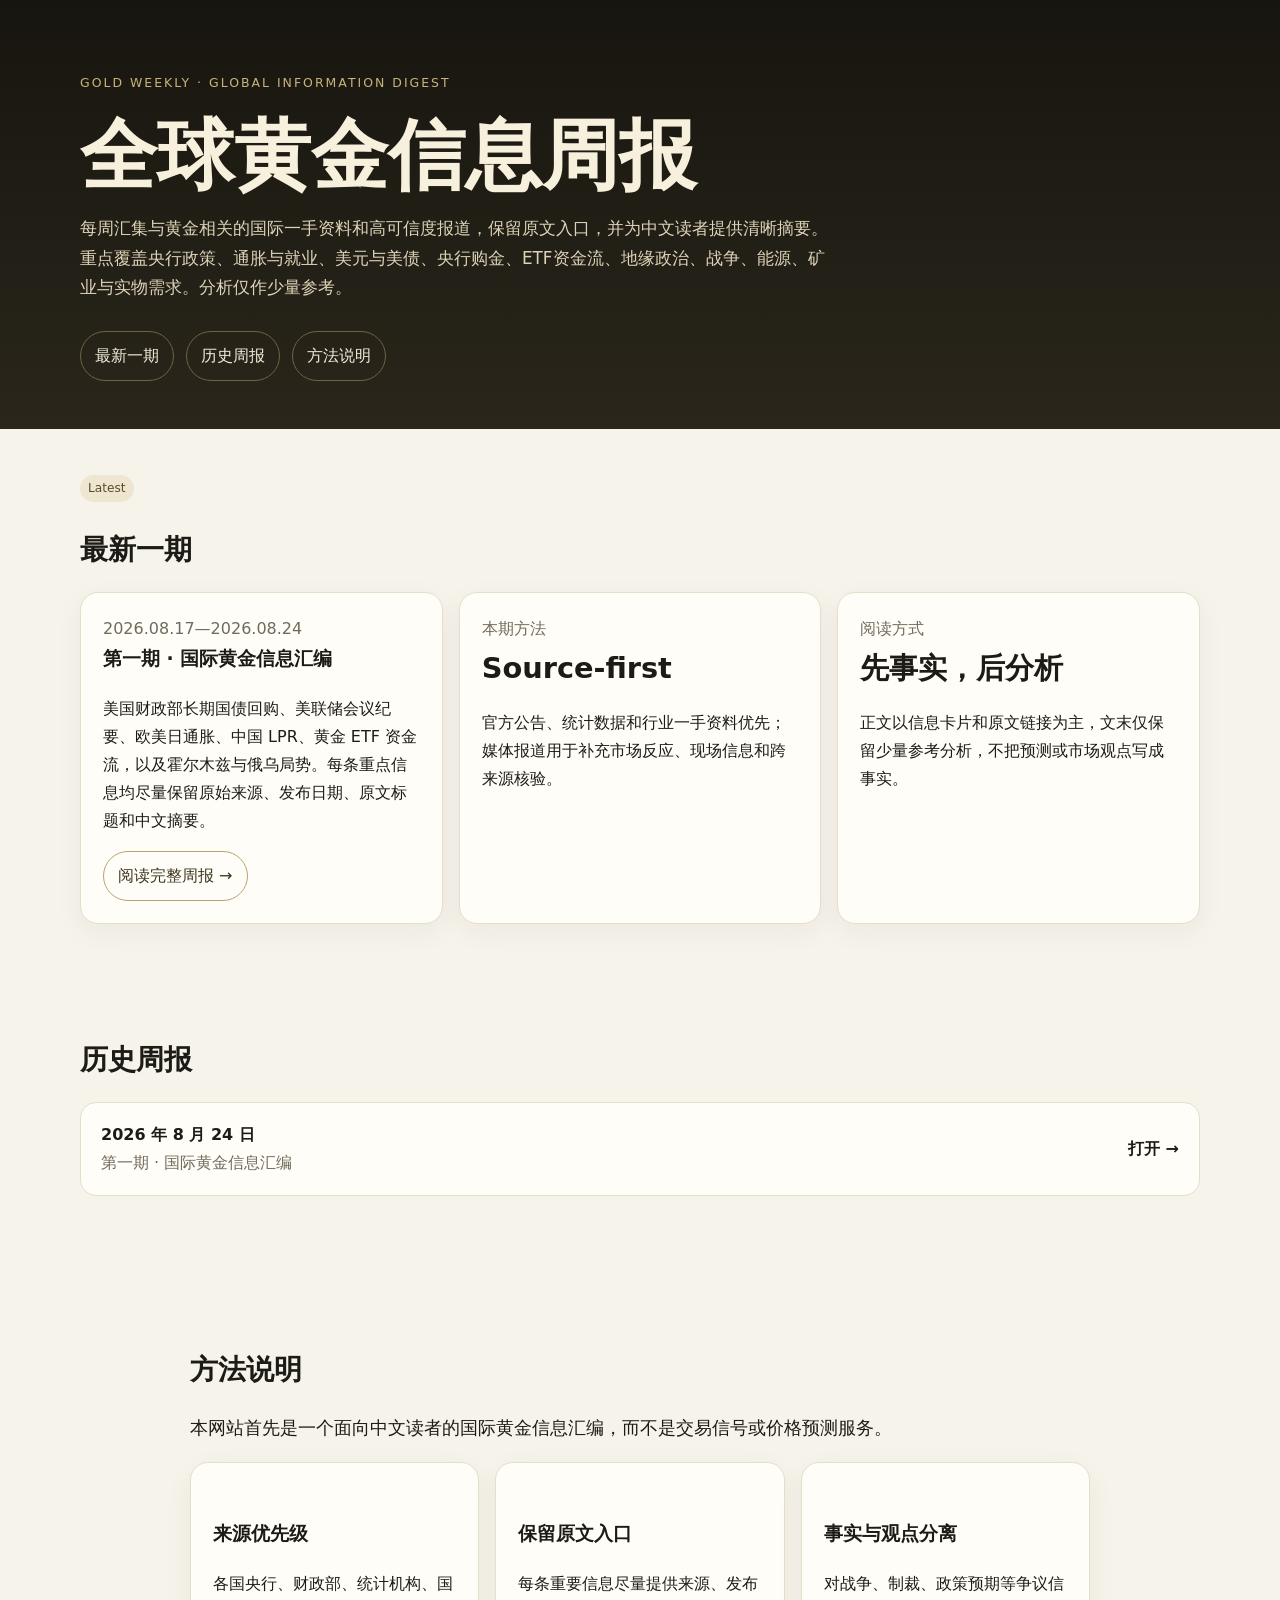
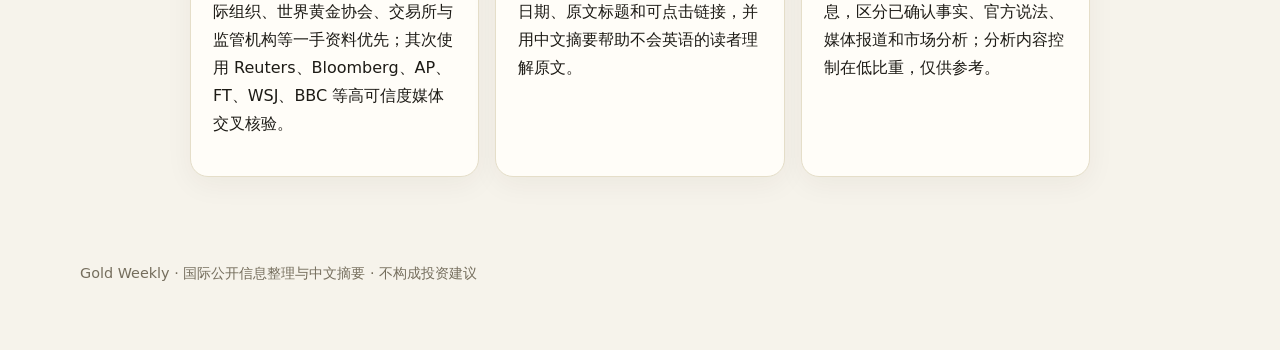
<file: index.html>
<!doctype html><html lang="zh-CN"><head><meta charset="utf-8"><meta name="viewport" content="width=device-width,initial-scale=1"><meta name="description" content="全球黄金市场中文信息周报"><title>Gold Weekly｜全球黄金信息周报</title><link rel="stylesheet" href="assets/style.css"></head><body><header class="hero"><div class="wrap"><div class="eyebrow">Gold Weekly · Global Information Digest</div><h1>全球黄金信息周报</h1><p>每周汇集与黄金相关的国际一手资料和高可信度报道，保留原文入口，并为中文读者提供清晰摘要。重点覆盖央行政策、通胀与就业、美元与美债、央行购金、ETF资金流、地缘政治、战争、能源、矿业与实物需求。分析仅作少量参考。</p><nav class="nav"><a href="#latest">最新一期</a><a href="#archive">历史周报</a><a href="#method">方法说明</a></nav></div></header><main><section class="section" id="latest"><div class="wrap"><span class="tag">Latest</span><h2>最新一期</h2><div class="grid"><article class="card"><div class="muted">2026.08.17—2026.08.24</div><h3>第一期 · 国际黄金信息汇编</h3><p>美国财政部长期国债回购、美联储会议纪要、欧美日通胀、中国 LPR、黄金 ETF 资金流，以及霍尔木兹与俄乌局势。每条重点信息均尽量保留原始来源、发布日期、原文标题和中文摘要。</p><a class="btn" style="color:#3e351f;border-color:#b9a36b" href="reports/2026-08-24.html">阅读完整周报 →</a></article><article class="card"><div class="muted">本期方法</div><div class="metric">Source-first</div><p>官方公告、统计数据和行业一手资料优先；媒体报道用于补充市场反应、现场信息和跨来源核验。</p></article><article class="card"><div class="muted">阅读方式</div><div class="metric">先事实，后分析</div><p>正文以信息卡片和原文链接为主，文末仅保留少量参考分析，不把预测或市场观点写成事实。</p></article></div></div></section><section class="section" id="archive"><div class="wrap"><h2>历史周报</h2><div class="report-list"><div class="report-item"><div><strong>2026 年 8 月 24 日</strong><div class="muted">第一期 · 国际黄金信息汇编</div></div><a href="reports/2026-08-24.html">打开 →</a></div></div></div></section><section class="section" id="method"><div class="wrap article"><h2>方法说明</h2><p class="lead">本网站首先是一个面向中文读者的国际黄金信息汇编，而不是交易信号或价格预测服务。</p><div class="grid"><div class="card"><h3>来源优先级</h3><p>各国央行、财政部、统计机构、国际组织、世界黄金协会、交易所与监管机构等一手资料优先；其次使用 Reuters、Bloomberg、AP、FT、WSJ、BBC 等高可信度媒体交叉核验。</p></div><div class="card"><h3>保留原文入口</h3><p>每条重要信息尽量提供来源、发布日期、原文标题和可点击链接，并用中文摘要帮助不会英语的读者理解原文。</p></div><div class="card"><h3>事实与观点分离</h3><p>对战争、制裁、政策预期等争议信息，区分已确认事实、官方说法、媒体报道和市场分析；分析内容控制在低比重，仅供参考。</p></div></div></div></section></main><footer class="footer"><div class="wrap">Gold Weekly · 国际公开信息整理与中文摘要 · 不构成投资建议</div></footer></body></html>
</file>
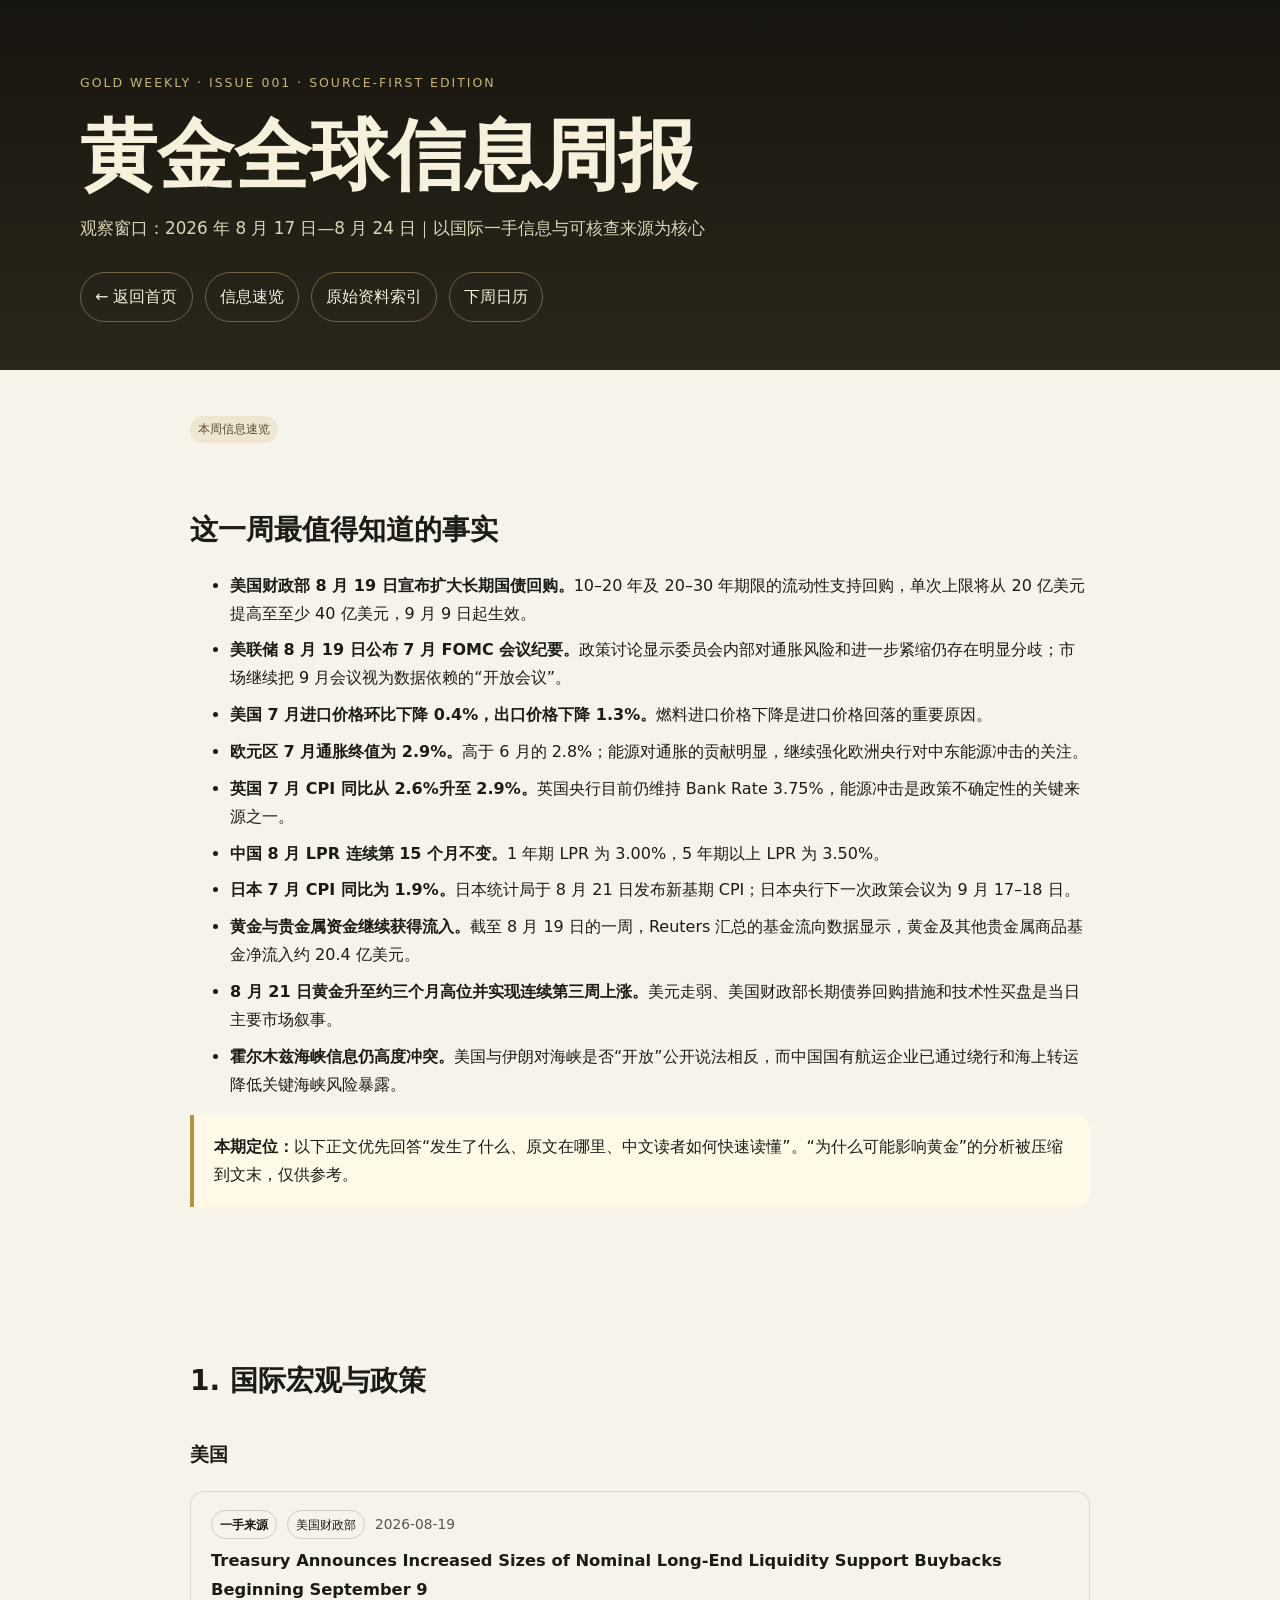
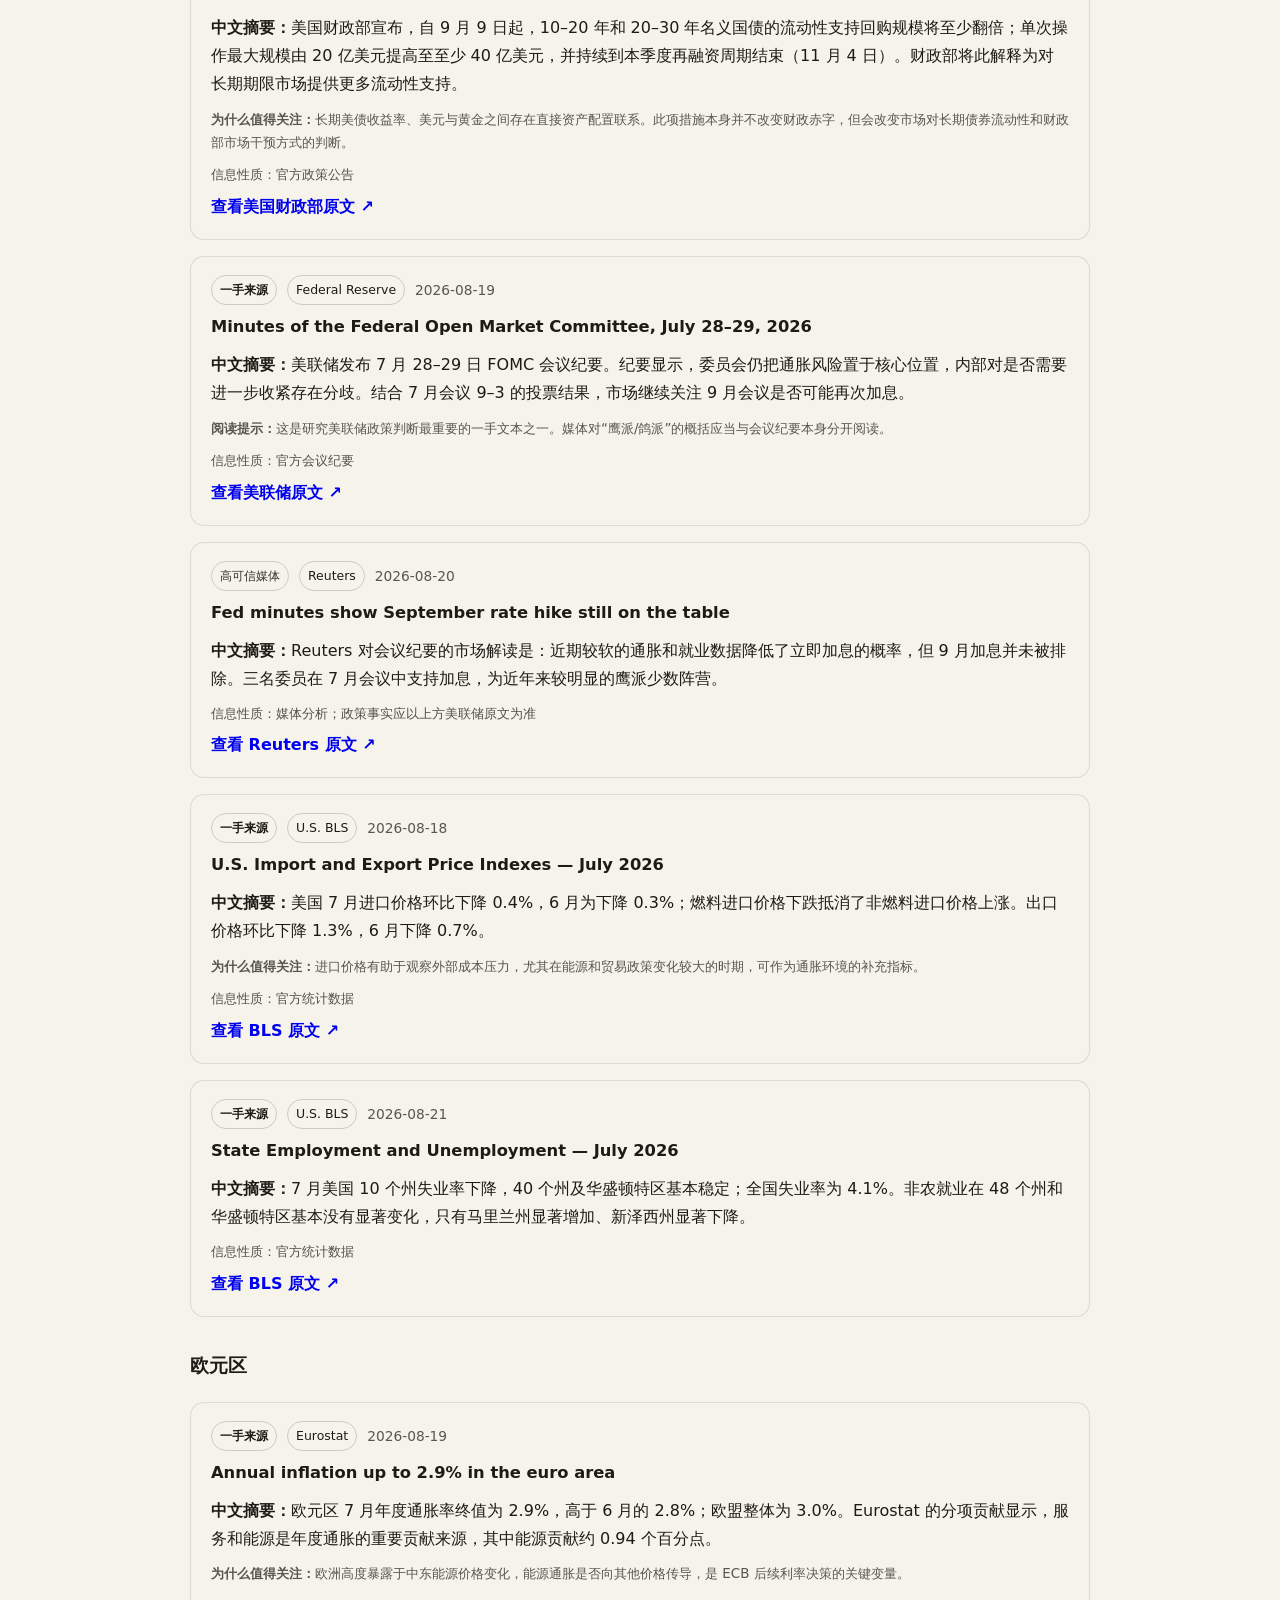
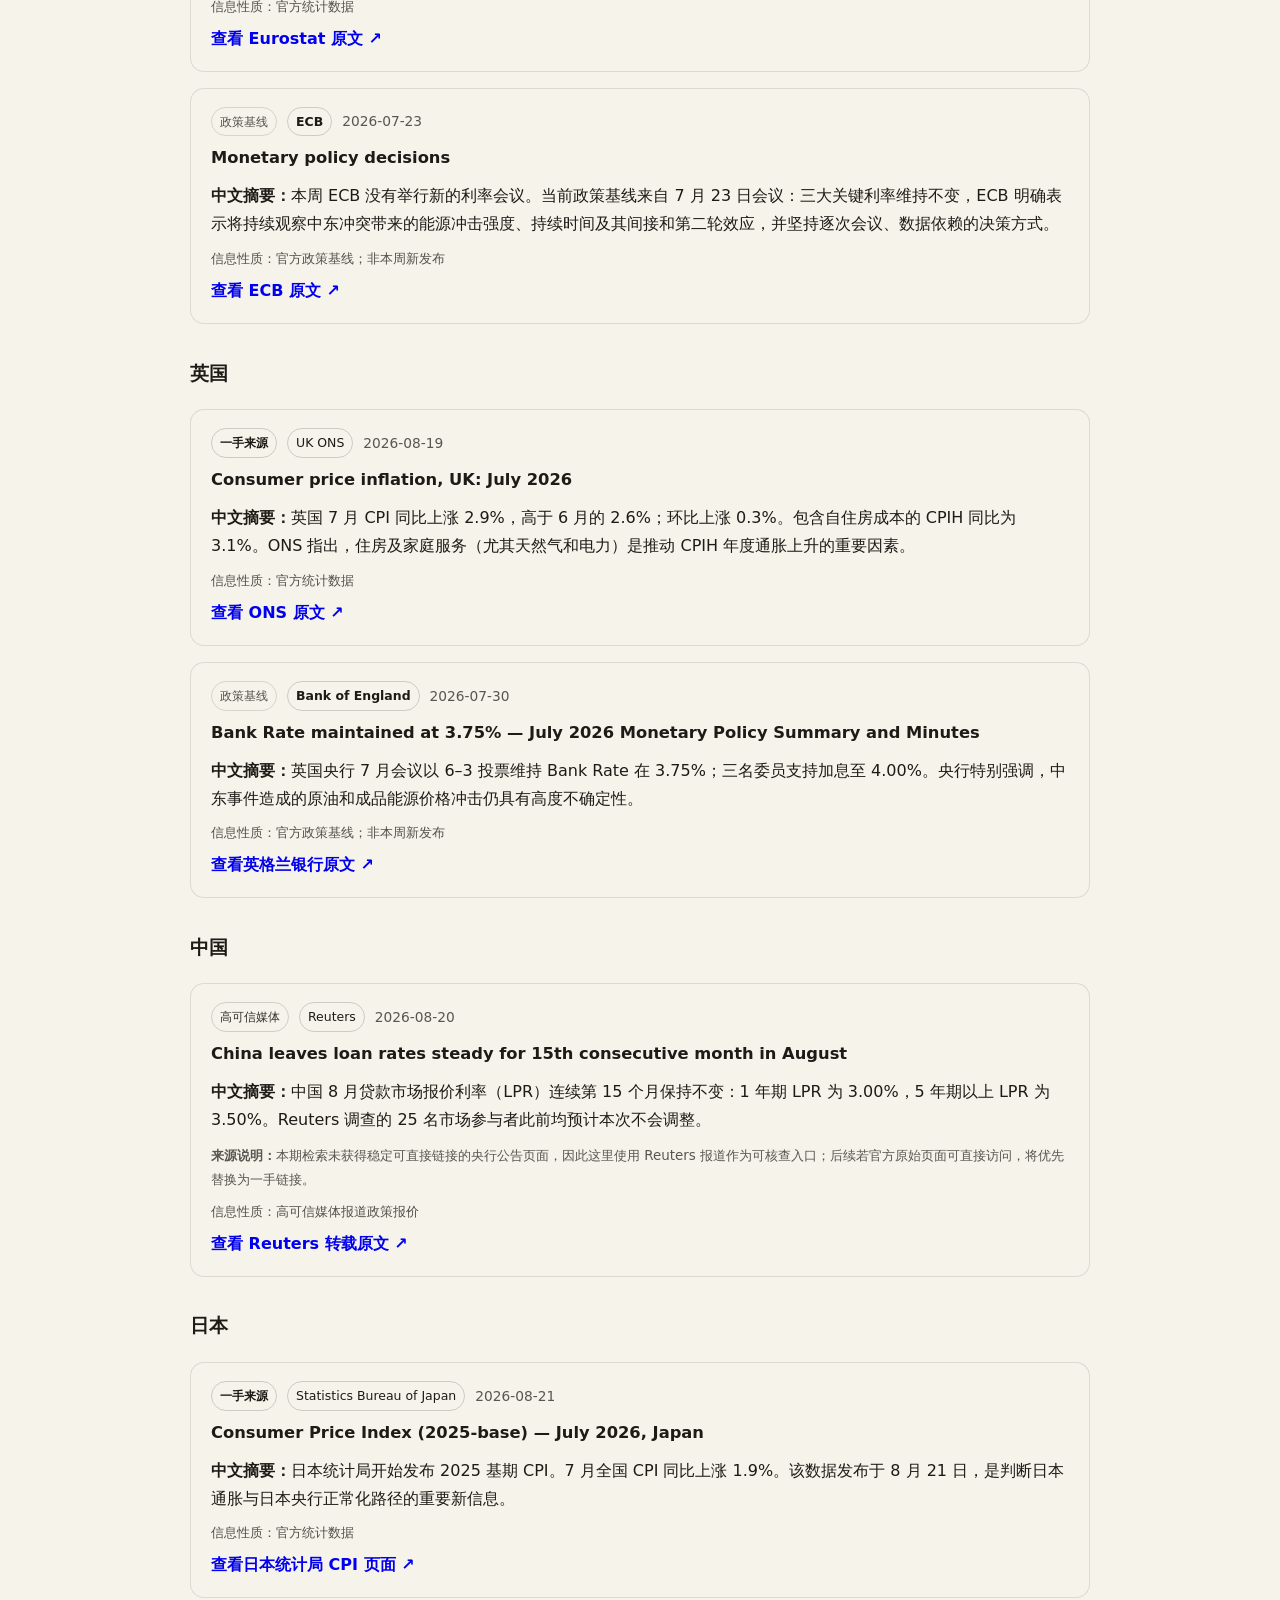
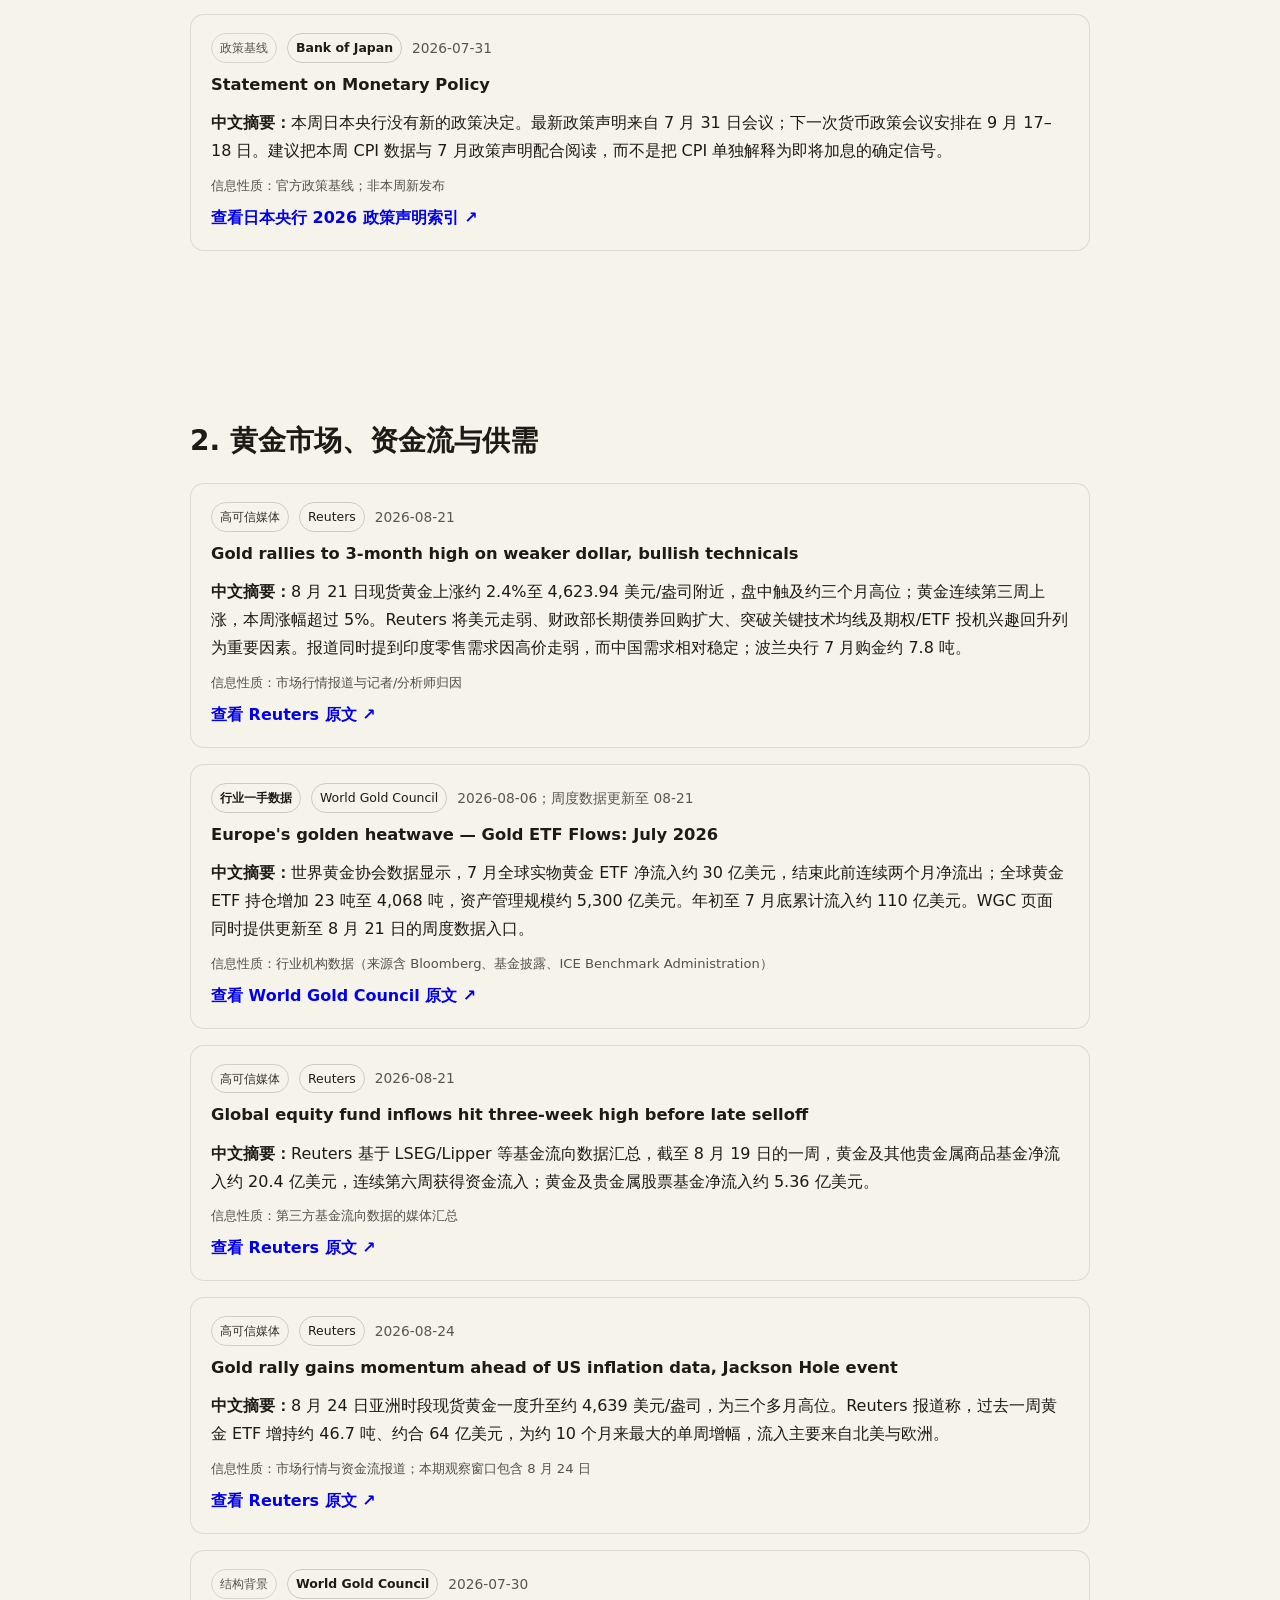
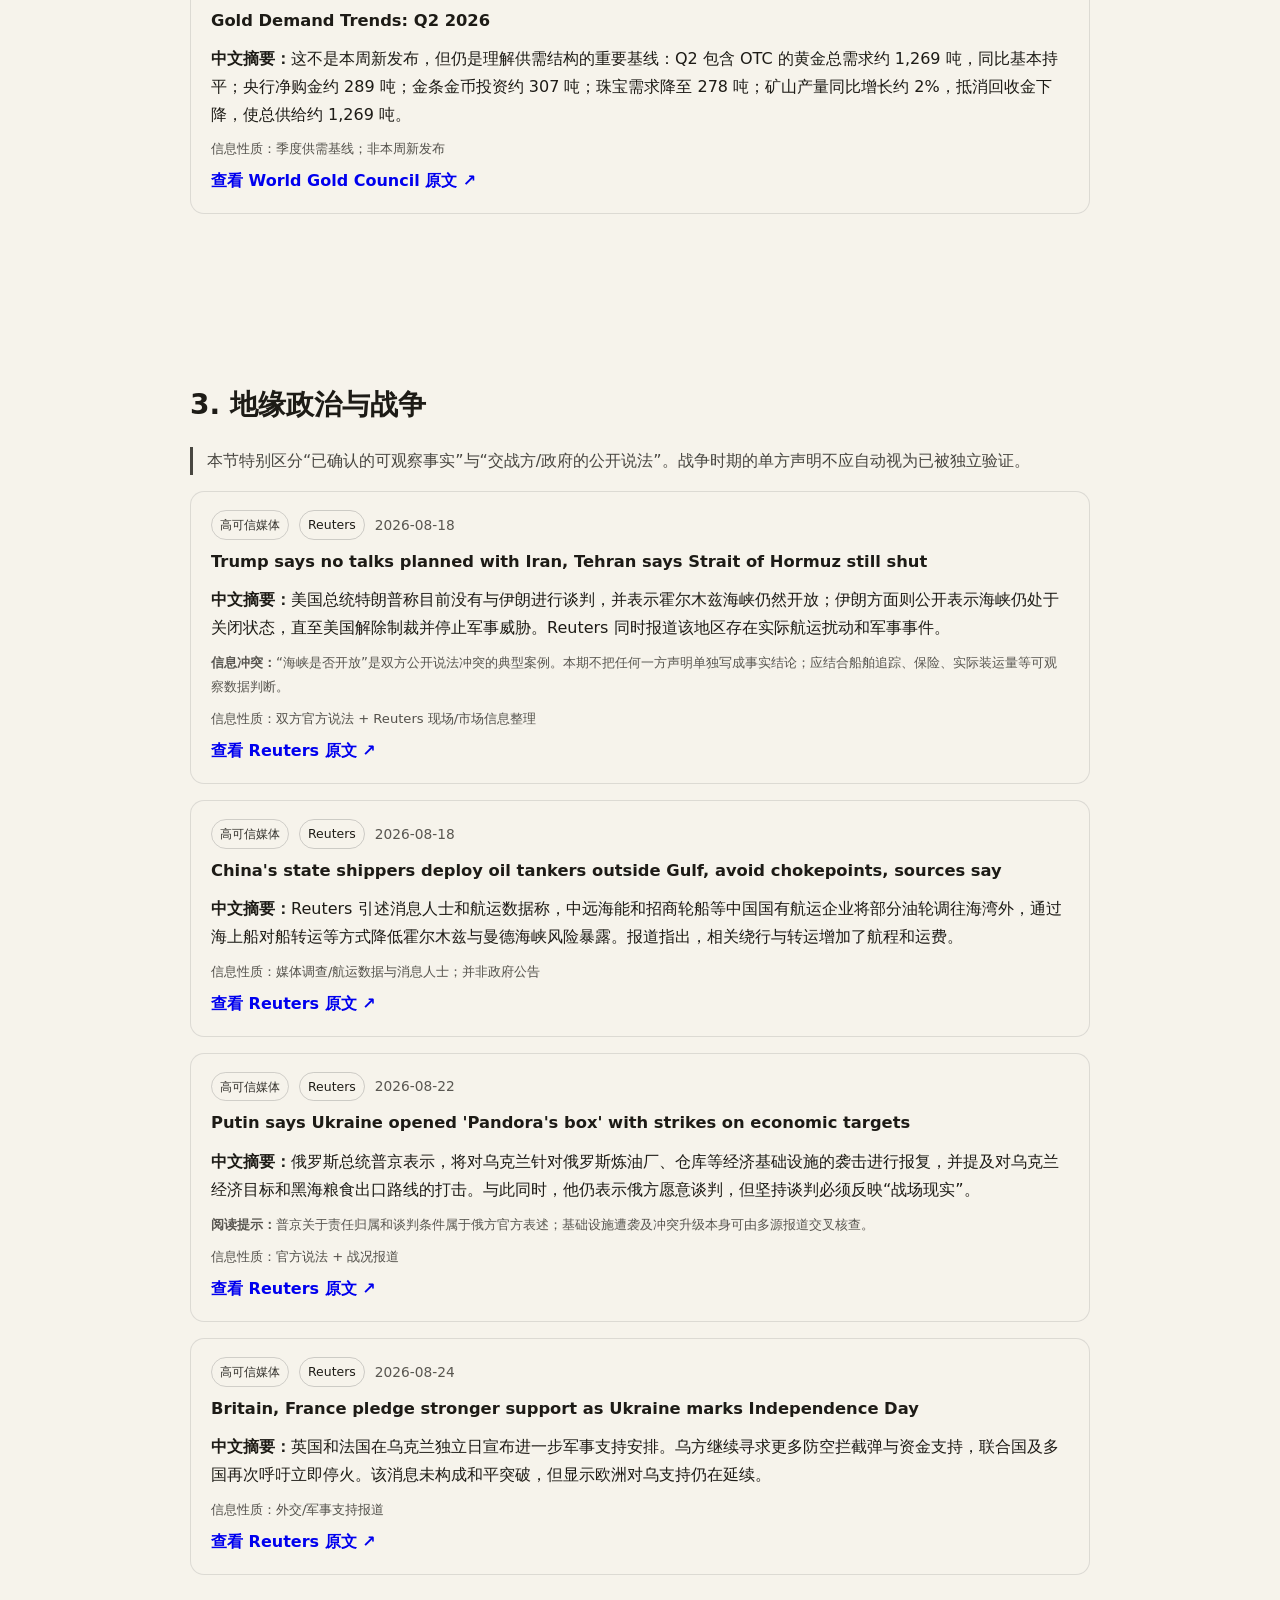
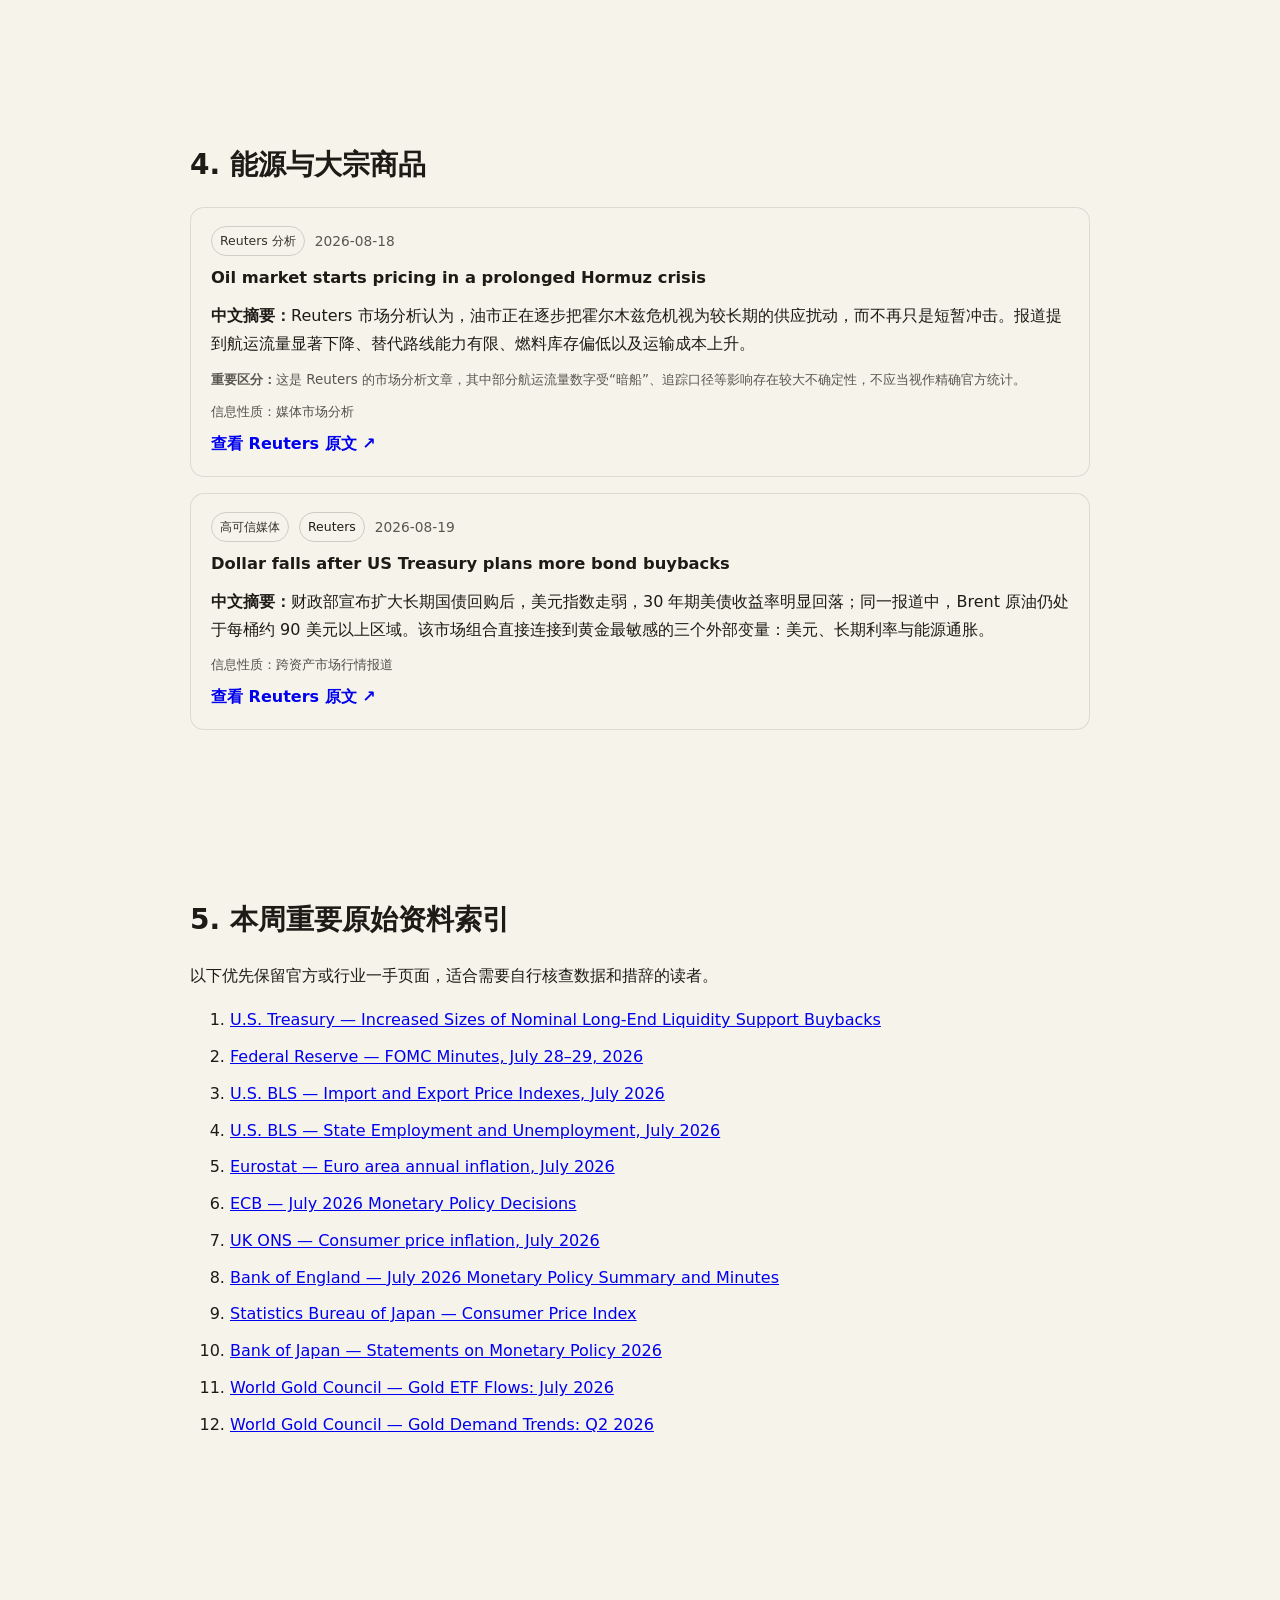
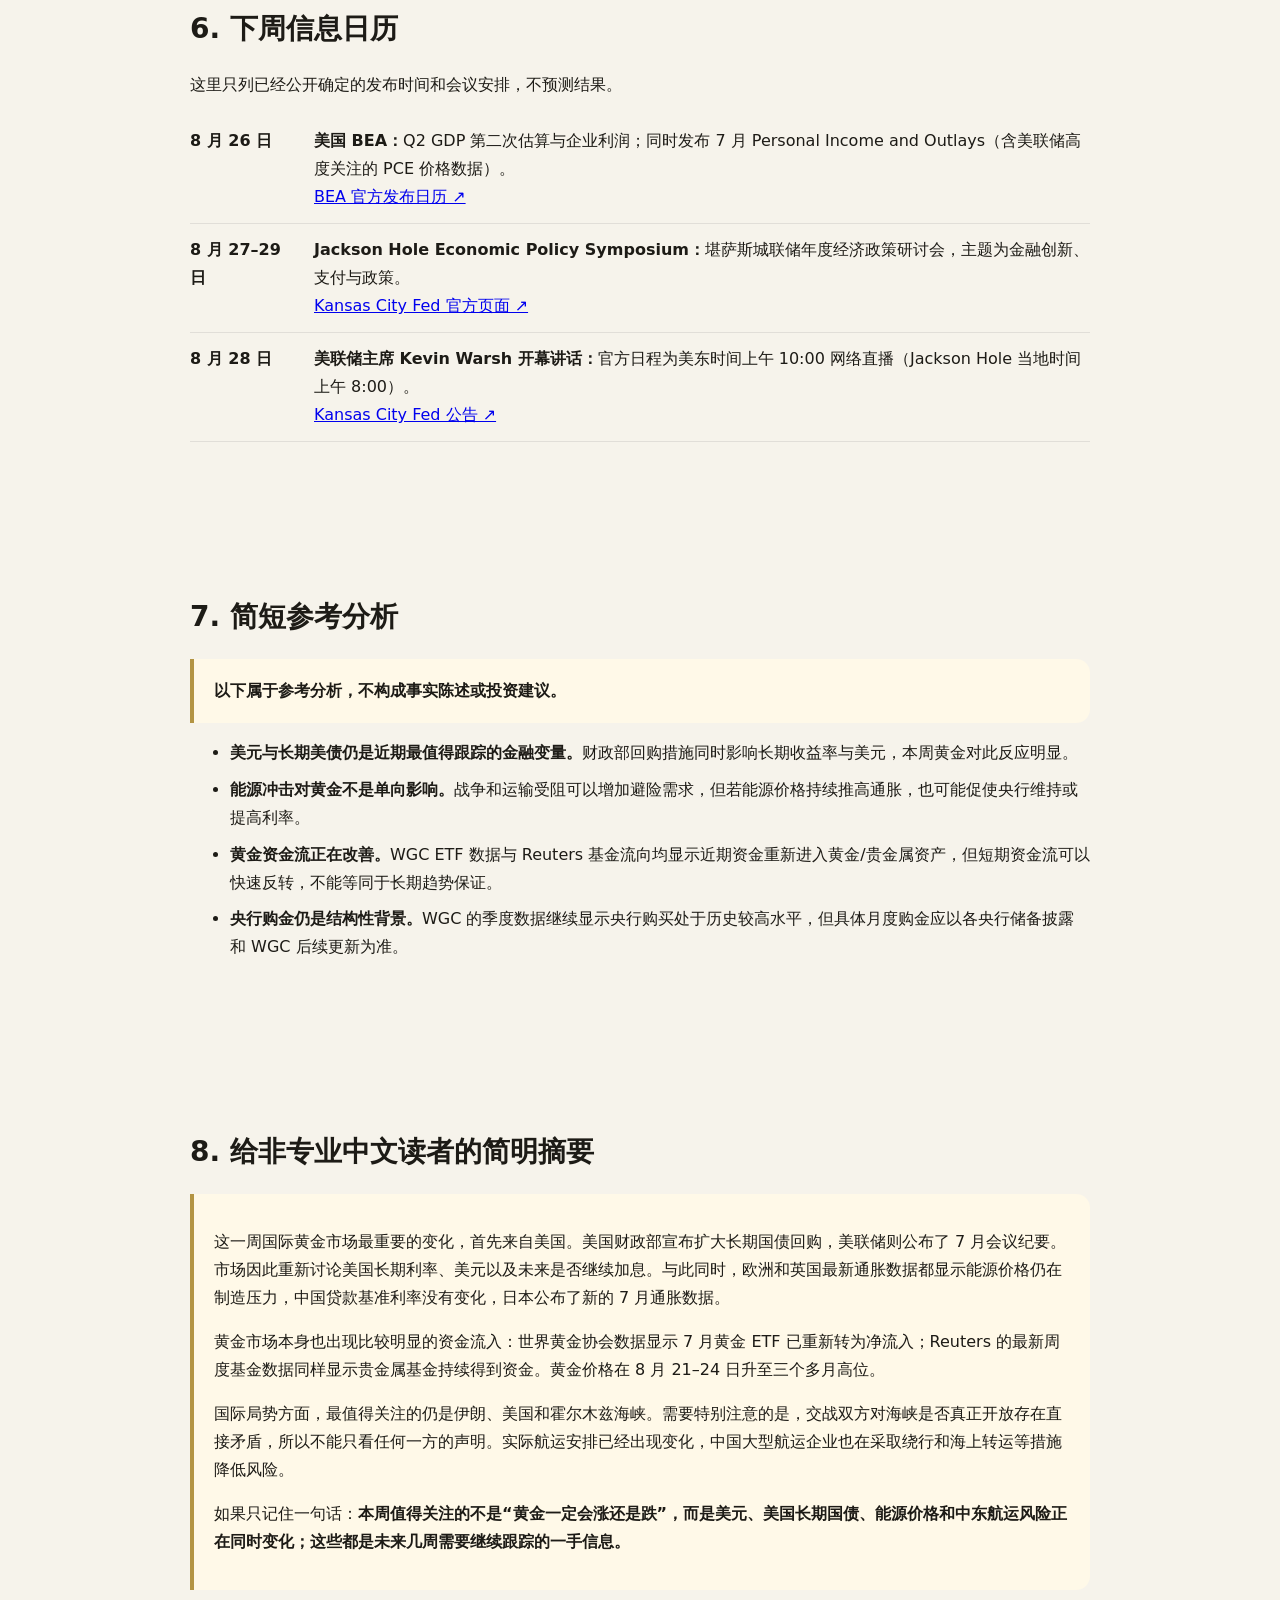
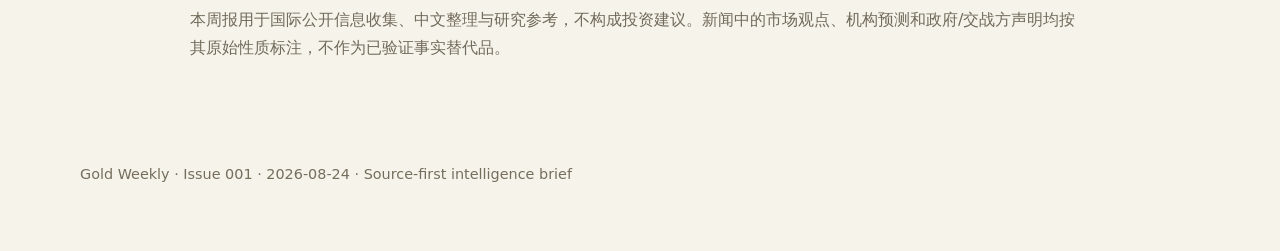
<file: reports/2026-08-24.html>
<!doctype html>
<html lang="zh-CN">
<head>
<meta charset="utf-8">
<meta name="viewport" content="width=device-width,initial-scale=1">
<title>黄金全球信息周报｜2026-08-24</title>
<link rel="stylesheet" href="../assets/style.css">
<style>
  .source-card{border:1px solid rgba(127,127,127,.22);border-radius:14px;padding:18px 20px;margin:16px 0;background:rgba(255,255,255,.02)}
  .source-head{display:flex;gap:10px;align-items:center;flex-wrap:wrap;margin-bottom:8px}
  .badge{display:inline-block;padding:3px 8px;border-radius:999px;font-size:.78rem;border:1px solid rgba(127,127,127,.35)}
  .badge.primary{font-weight:700}.badge.media{opacity:.9}.badge.context{opacity:.75}
  .source-title{font-size:1.02rem;font-weight:700;margin:.35rem 0}.source-meta{font-size:.86rem;opacity:.72}
  .source-card p{margin:.6rem 0}.source-link{display:inline-block;margin-top:6px;font-weight:650;text-decoration:none}
  .fact-type{font-size:.82rem;opacity:.75;margin-top:8px}.tiny{font-size:.84rem;opacity:.72}
  .brief-list li{margin:.55rem 0}.index-list li{margin:.55rem 0;word-break:break-word}
  .section-note{border-left:3px solid currentColor;padding-left:14px;opacity:.8}
  .calendar-row{display:grid;grid-template-columns:110px 1fr;gap:14px;padding:12px 0;border-bottom:1px solid rgba(127,127,127,.18)}
  @media(max-width:640px){.calendar-row{grid-template-columns:1fr;gap:3px}.source-card{padding:15px}}
</style>
</head>
<body>
<header class="hero"><div class="wrap">
  <div class="eyebrow">Gold Weekly · Issue 001 · Source-first Edition</div>
  <h1>黄金全球信息周报</h1>
  <p>观察窗口：2026 年 8 月 17 日—8 月 24 日｜以国际一手信息与可核查来源为核心</p>
  <nav class="nav"><a href="../index.html">← 返回首页</a><a href="#overview">信息速览</a><a href="#sources">原始资料索引</a><a href="#calendar">下周日历</a></nav>
</div></header>

<main>
<section class="section" id="overview"><div class="wrap article">
  <span class="tag">本周信息速览</span>
  <h2>这一周最值得知道的事实</h2>
  <ul class="brief-list">
    <li><strong>美国财政部 8 月 19 日宣布扩大长期国债回购。</strong>10–20 年及 20–30 年期限的流动性支持回购，单次上限将从 20 亿美元提高至至少 40 亿美元，9 月 9 日起生效。</li>
    <li><strong>美联储 8 月 19 日公布 7 月 FOMC 会议纪要。</strong>政策讨论显示委员会内部对通胀风险和进一步紧缩仍存在明显分歧；市场继续把 9 月会议视为数据依赖的“开放会议”。</li>
    <li><strong>美国 7 月进口价格环比下降 0.4%，出口价格下降 1.3%。</strong>燃料进口价格下降是进口价格回落的重要原因。</li>
    <li><strong>欧元区 7 月通胀终值为 2.9%。</strong>高于 6 月的 2.8%；能源对通胀的贡献明显，继续强化欧洲央行对中东能源冲击的关注。</li>
    <li><strong>英国 7 月 CPI 同比从 2.6%升至 2.9%。</strong>英国央行目前仍维持 Bank Rate 3.75%，能源冲击是政策不确定性的关键来源之一。</li>
    <li><strong>中国 8 月 LPR 连续第 15 个月不变。</strong>1 年期 LPR 为 3.00%，5 年期以上 LPR 为 3.50%。</li>
    <li><strong>日本 7 月 CPI 同比为 1.9%。</strong>日本统计局于 8 月 21 日发布新基期 CPI；日本央行下一次政策会议为 9 月 17–18 日。</li>
    <li><strong>黄金与贵金属资金继续获得流入。</strong>截至 8 月 19 日的一周，Reuters 汇总的基金流向数据显示，黄金及其他贵金属商品基金净流入约 20.4 亿美元。</li>
    <li><strong>8 月 21 日黄金升至约三个月高位并实现连续第三周上涨。</strong>美元走弱、美国财政部长期债券回购措施和技术性买盘是当日主要市场叙事。</li>
    <li><strong>霍尔木兹海峡信息仍高度冲突。</strong>美国与伊朗对海峡是否“开放”公开说法相反，而中国国有航运企业已通过绕行和海上转运降低关键海峡风险暴露。</li>
  </ul>
  <div class="callout"><strong>本期定位：</strong>以下正文优先回答“发生了什么、原文在哪里、中文读者如何快速读懂”。“为什么可能影响黄金”的分析被压缩到文末，仅供参考。</div>
</div></section>

<section class="section"><div class="wrap article">
<h2>1. 国际宏观与政策</h2>
<h3>美国</h3>

<div class="source-card">
  <div class="source-head"><span class="badge primary">一手来源</span><span class="badge">美国财政部</span><span class="source-meta">2026-08-19</span></div>
  <div class="source-title">Treasury Announces Increased Sizes of Nominal Long-End Liquidity Support Buybacks Beginning September 9</div>
  <p><strong>中文摘要：</strong>美国财政部宣布，自 9 月 9 日起，10–20 年和 20–30 年名义国债的流动性支持回购规模将至少翻倍；单次操作最大规模由 20 亿美元提高至至少 40 亿美元，并持续到本季度再融资周期结束（11 月 4 日）。财政部将此解释为对长期期限市场提供更多流动性支持。</p>
  <p class="tiny"><strong>为什么值得关注：</strong>长期美债收益率、美元与黄金之间存在直接资产配置联系。此项措施本身并不改变财政赤字，但会改变市场对长期债券流动性和财政部市场干预方式的判断。</p>
  <div class="fact-type">信息性质：官方政策公告</div>
  <a class="source-link" href="https://home.treasury.gov/news/press-releases/sb0607" target="_blank" rel="noopener">查看美国财政部原文 ↗</a>
</div>

<div class="source-card">
  <div class="source-head"><span class="badge primary">一手来源</span><span class="badge">Federal Reserve</span><span class="source-meta">2026-08-19</span></div>
  <div class="source-title">Minutes of the Federal Open Market Committee, July 28–29, 2026</div>
  <p><strong>中文摘要：</strong>美联储发布 7 月 28–29 日 FOMC 会议纪要。纪要显示，委员会仍把通胀风险置于核心位置，内部对是否需要进一步收紧存在分歧。结合 7 月会议 9–3 的投票结果，市场继续关注 9 月会议是否可能再次加息。</p>
  <p class="tiny"><strong>阅读提示：</strong>这是研究美联储政策判断最重要的一手文本之一。媒体对“鹰派/鸽派”的概括应当与会议纪要本身分开阅读。</p>
  <div class="fact-type">信息性质：官方会议纪要</div>
  <a class="source-link" href="https://www.federalreserve.gov/newsevents/pressreleases/monetary20260819a.htm" target="_blank" rel="noopener">查看美联储原文 ↗</a>
</div>

<div class="source-card">
  <div class="source-head"><span class="badge media">高可信媒体</span><span class="badge">Reuters</span><span class="source-meta">2026-08-20</span></div>
  <div class="source-title">Fed minutes show September rate hike still on the table</div>
  <p><strong>中文摘要：</strong>Reuters 对会议纪要的市场解读是：近期较软的通胀和就业数据降低了立即加息的概率，但 9 月加息并未被排除。三名委员在 7 月会议中支持加息，为近年来较明显的鹰派少数阵营。</p>
  <div class="fact-type">信息性质：媒体分析；政策事实应以上方美联储原文为准</div>
  <a class="source-link" href="https://www.reuters.com/commentary/reuters-open-interest/fed-minutes-show-september-rate-hike-still-table-2026-08-20/" target="_blank" rel="noopener">查看 Reuters 原文 ↗</a>
</div>

<div class="source-card">
  <div class="source-head"><span class="badge primary">一手来源</span><span class="badge">U.S. BLS</span><span class="source-meta">2026-08-18</span></div>
  <div class="source-title">U.S. Import and Export Price Indexes — July 2026</div>
  <p><strong>中文摘要：</strong>美国 7 月进口价格环比下降 0.4%，6 月为下降 0.3%；燃料进口价格下跌抵消了非燃料进口价格上涨。出口价格环比下降 1.3%，6 月下降 0.7%。</p>
  <p class="tiny"><strong>为什么值得关注：</strong>进口价格有助于观察外部成本压力，尤其在能源和贸易政策变化较大的时期，可作为通胀环境的补充指标。</p>
  <div class="fact-type">信息性质：官方统计数据</div>
  <a class="source-link" href="https://www.bls.gov/news.release/ximpim.htm" target="_blank" rel="noopener">查看 BLS 原文 ↗</a>
</div>

<div class="source-card">
  <div class="source-head"><span class="badge primary">一手来源</span><span class="badge">U.S. BLS</span><span class="source-meta">2026-08-21</span></div>
  <div class="source-title">State Employment and Unemployment — July 2026</div>
  <p><strong>中文摘要：</strong>7 月美国 10 个州失业率下降，40 个州及华盛顿特区基本稳定；全国失业率为 4.1%。非农就业在 48 个州和华盛顿特区基本没有显著变化，只有马里兰州显著增加、新泽西州显著下降。</p>
  <div class="fact-type">信息性质：官方统计数据</div>
  <a class="source-link" href="https://www.bls.gov/news.release/laus.htm" target="_blank" rel="noopener">查看 BLS 原文 ↗</a>
</div>

<h3>欧元区</h3>
<div class="source-card">
  <div class="source-head"><span class="badge primary">一手来源</span><span class="badge">Eurostat</span><span class="source-meta">2026-08-19</span></div>
  <div class="source-title">Annual inflation up to 2.9% in the euro area</div>
  <p><strong>中文摘要：</strong>欧元区 7 月年度通胀率终值为 2.9%，高于 6 月的 2.8%；欧盟整体为 3.0%。Eurostat 的分项贡献显示，服务和能源是年度通胀的重要贡献来源，其中能源贡献约 0.94 个百分点。</p>
  <p class="tiny"><strong>为什么值得关注：</strong>欧洲高度暴露于中东能源价格变化，能源通胀是否向其他价格传导，是 ECB 后续利率决策的关键变量。</p>
  <div class="fact-type">信息性质：官方统计数据</div>
  <a class="source-link" href="https://ec.europa.eu/eurostat/en/web/products-euro-indicators/w/2-19082026-ap" target="_blank" rel="noopener">查看 Eurostat 原文 ↗</a>
</div>

<div class="source-card">
  <div class="source-head"><span class="badge context">政策基线</span><span class="badge primary">ECB</span><span class="source-meta">2026-07-23</span></div>
  <div class="source-title">Monetary policy decisions</div>
  <p><strong>中文摘要：</strong>本周 ECB 没有举行新的利率会议。当前政策基线来自 7 月 23 日会议：三大关键利率维持不变，ECB 明确表示将持续观察中东冲突带来的能源冲击强度、持续时间及其间接和第二轮效应，并坚持逐次会议、数据依赖的决策方式。</p>
  <div class="fact-type">信息性质：官方政策基线；非本周新发布</div>
  <a class="source-link" href="https://www.ecb.europa.eu/press/pr/date/2026/html/ecb.mp260723~29f24d99bc.en.html" target="_blank" rel="noopener">查看 ECB 原文 ↗</a>
</div>

<h3>英国</h3>
<div class="source-card">
  <div class="source-head"><span class="badge primary">一手来源</span><span class="badge">UK ONS</span><span class="source-meta">2026-08-19</span></div>
  <div class="source-title">Consumer price inflation, UK: July 2026</div>
  <p><strong>中文摘要：</strong>英国 7 月 CPI 同比上涨 2.9%，高于 6 月的 2.6%；环比上涨 0.3%。包含自住房成本的 CPIH 同比为 3.1%。ONS 指出，住房及家庭服务（尤其天然气和电力）是推动 CPIH 年度通胀上升的重要因素。</p>
  <div class="fact-type">信息性质：官方统计数据</div>
  <a class="source-link" href="https://www.ons.gov.uk/economy/inflationandpriceindices/bulletins/consumerpriceinflation/latest" target="_blank" rel="noopener">查看 ONS 原文 ↗</a>
</div>

<div class="source-card">
  <div class="source-head"><span class="badge context">政策基线</span><span class="badge primary">Bank of England</span><span class="source-meta">2026-07-30</span></div>
  <div class="source-title">Bank Rate maintained at 3.75% — July 2026 Monetary Policy Summary and Minutes</div>
  <p><strong>中文摘要：</strong>英国央行 7 月会议以 6–3 投票维持 Bank Rate 在 3.75%；三名委员支持加息至 4.00%。央行特别强调，中东事件造成的原油和成品能源价格冲击仍具有高度不确定性。</p>
  <div class="fact-type">信息性质：官方政策基线；非本周新发布</div>
  <a class="source-link" href="https://www.bankofengland.co.uk/monetary-policy-summary-and-minutes/2026/july-2026" target="_blank" rel="noopener">查看英格兰银行原文 ↗</a>
</div>

<h3>中国</h3>
<div class="source-card">
  <div class="source-head"><span class="badge media">高可信媒体</span><span class="badge">Reuters</span><span class="source-meta">2026-08-20</span></div>
  <div class="source-title">China leaves loan rates steady for 15th consecutive month in August</div>
  <p><strong>中文摘要：</strong>中国 8 月贷款市场报价利率（LPR）连续第 15 个月保持不变：1 年期 LPR 为 3.00%，5 年期以上 LPR 为 3.50%。Reuters 调查的 25 名市场参与者此前均预计本次不会调整。</p>
  <p class="tiny"><strong>来源说明：</strong>本期检索未获得稳定可直接链接的央行公告页面，因此这里使用 Reuters 报道作为可核查入口；后续若官方原始页面可直接访问，将优先替换为一手链接。</p>
  <div class="fact-type">信息性质：高可信媒体报道政策报价</div>
  <a class="source-link" href="https://www.investing.com/news/economy-news/china-leaves-loan-rates-steady-for-15th-consecutive-month-in-august-4868550" target="_blank" rel="noopener">查看 Reuters 转载原文 ↗</a>
</div>

<h3>日本</h3>
<div class="source-card">
  <div class="source-head"><span class="badge primary">一手来源</span><span class="badge">Statistics Bureau of Japan</span><span class="source-meta">2026-08-21</span></div>
  <div class="source-title">Consumer Price Index (2025-base) — July 2026, Japan</div>
  <p><strong>中文摘要：</strong>日本统计局开始发布 2025 基期 CPI。7 月全国 CPI 同比上涨 1.9%。该数据发布于 8 月 21 日，是判断日本通胀与日本央行正常化路径的重要新信息。</p>
  <div class="fact-type">信息性质：官方统计数据</div>
  <a class="source-link" href="https://www.stat.go.jp/english/data/cpi/" target="_blank" rel="noopener">查看日本统计局 CPI 页面 ↗</a>
</div>

<div class="source-card">
  <div class="source-head"><span class="badge context">政策基线</span><span class="badge primary">Bank of Japan</span><span class="source-meta">2026-07-31</span></div>
  <div class="source-title">Statement on Monetary Policy</div>
  <p><strong>中文摘要：</strong>本周日本央行没有新的政策决定。最新政策声明来自 7 月 31 日会议；下一次货币政策会议安排在 9 月 17–18 日。建议把本周 CPI 数据与 7 月政策声明配合阅读，而不是把 CPI 单独解释为即将加息的确定信号。</p>
  <div class="fact-type">信息性质：官方政策基线；非本周新发布</div>
  <a class="source-link" href="https://www.boj.or.jp/en/mopo/mpmdeci/state_2026/index.htm" target="_blank" rel="noopener">查看日本央行 2026 政策声明索引 ↗</a>
</div>
</div></section>

<section class="section"><div class="wrap article">
<h2>2. 黄金市场、资金流与供需</h2>

<div class="source-card">
  <div class="source-head"><span class="badge media">高可信媒体</span><span class="badge">Reuters</span><span class="source-meta">2026-08-21</span></div>
  <div class="source-title">Gold rallies to 3-month high on weaker dollar, bullish technicals</div>
  <p><strong>中文摘要：</strong>8 月 21 日现货黄金上涨约 2.4%至 4,623.94 美元/盎司附近，盘中触及约三个月高位；黄金连续第三周上涨，本周涨幅超过 5%。Reuters 将美元走弱、财政部长期债券回购扩大、突破关键技术均线及期权/ETF 投机兴趣回升列为重要因素。报道同时提到印度零售需求因高价走弱，而中国需求相对稳定；波兰央行 7 月购金约 7.8 吨。</p>
  <div class="fact-type">信息性质：市场行情报道与记者/分析师归因</div>
  <a class="source-link" href="https://www.reuters.com/business/gold-steadies-heads-third-straight-weekly-gain-2026-08-21/" target="_blank" rel="noopener">查看 Reuters 原文 ↗</a>
</div>

<div class="source-card">
  <div class="source-head"><span class="badge primary">行业一手数据</span><span class="badge">World Gold Council</span><span class="source-meta">2026-08-06；周度数据更新至 08-21</span></div>
  <div class="source-title">Europe's golden heatwave — Gold ETF Flows: July 2026</div>
  <p><strong>中文摘要：</strong>世界黄金协会数据显示，7 月全球实物黄金 ETF 净流入约 30 亿美元，结束此前连续两个月净流出；全球黄金 ETF 持仓增加 23 吨至 4,068 吨，资产管理规模约 5,300 亿美元。年初至 7 月底累计流入约 110 亿美元。WGC 页面同时提供更新至 8 月 21 日的周度数据入口。</p>
  <div class="fact-type">信息性质：行业机构数据（来源含 Bloomberg、基金披露、ICE Benchmark Administration）</div>
  <a class="source-link" href="https://www.gold.org/goldhub/research/gold-etfs-holdings-and-flows/2026/08" target="_blank" rel="noopener">查看 World Gold Council 原文 ↗</a>
</div>

<div class="source-card">
  <div class="source-head"><span class="badge media">高可信媒体</span><span class="badge">Reuters</span><span class="source-meta">2026-08-21</span></div>
  <div class="source-title">Global equity fund inflows hit three-week high before late selloff</div>
  <p><strong>中文摘要：</strong>Reuters 基于 LSEG/Lipper 等基金流向数据汇总，截至 8 月 19 日的一周，黄金及其他贵金属商品基金净流入约 20.4 亿美元，连续第六周获得资金流入；黄金及贵金属股票基金净流入约 5.36 亿美元。</p>
  <div class="fact-type">信息性质：第三方基金流向数据的媒体汇总</div>
  <a class="source-link" href="https://www.reuters.com/world/china/global-markets-flows-graphic-2026-08-21/" target="_blank" rel="noopener">查看 Reuters 原文 ↗</a>
</div>

<div class="source-card">
  <div class="source-head"><span class="badge media">高可信媒体</span><span class="badge">Reuters</span><span class="source-meta">2026-08-24</span></div>
  <div class="source-title">Gold rally gains momentum ahead of US inflation data, Jackson Hole event</div>
  <p><strong>中文摘要：</strong>8 月 24 日亚洲时段现货黄金一度升至约 4,639 美元/盎司，为三个多月高位。Reuters 报道称，过去一周黄金 ETF 增持约 46.7 吨、约合 64 亿美元，为约 10 个月来最大的单周增幅，流入主要来自北美与欧洲。</p>
  <div class="fact-type">信息性质：市场行情与资金流报道；本期观察窗口包含 8 月 24 日</div>
  <a class="source-link" href="https://www.reuters.com/world/india/gold-hits-over-3-month-high-ahead-us-inflation-data-fed-chair-speech-2026-08-24/" target="_blank" rel="noopener">查看 Reuters 原文 ↗</a>
</div>

<div class="source-card">
  <div class="source-head"><span class="badge context">结构背景</span><span class="badge primary">World Gold Council</span><span class="source-meta">2026-07-30</span></div>
  <div class="source-title">Gold Demand Trends: Q2 2026</div>
  <p><strong>中文摘要：</strong>这不是本周新发布，但仍是理解供需结构的重要基线：Q2 包含 OTC 的黄金总需求约 1,269 吨，同比基本持平；央行净购金约 289 吨；金条金币投资约 307 吨；珠宝需求降至 278 吨；矿山产量同比增长约 2%，抵消回收金下降，使总供给约 1,269 吨。</p>
  <div class="fact-type">信息性质：季度供需基线；非本周新发布</div>
  <a class="source-link" href="https://www.gold.org/goldhub/research/gold-demand-trends/gold-demand-trends-q2-2026" target="_blank" rel="noopener">查看 World Gold Council 原文 ↗</a>
</div>
</div></section>

<section class="section"><div class="wrap article">
<h2>3. 地缘政治与战争</h2>
<p class="section-note">本节特别区分“已确认的可观察事实”与“交战方/政府的公开说法”。战争时期的单方声明不应自动视为已被独立验证。</p>

<div class="source-card">
  <div class="source-head"><span class="badge media">高可信媒体</span><span class="badge">Reuters</span><span class="source-meta">2026-08-18</span></div>
  <div class="source-title">Trump says no talks planned with Iran, Tehran says Strait of Hormuz still shut</div>
  <p><strong>中文摘要：</strong>美国总统特朗普称目前没有与伊朗进行谈判，并表示霍尔木兹海峡仍然开放；伊朗方面则公开表示海峡仍处于关闭状态，直至美国解除制裁并停止军事威胁。Reuters 同时报道该地区存在实际航运扰动和军事事件。</p>
  <p class="tiny"><strong>信息冲突：</strong>“海峡是否开放”是双方公开说法冲突的典型案例。本期不把任何一方声明单独写成事实结论；应结合船舶追踪、保险、实际装运量等可观察数据判断。</p>
  <div class="fact-type">信息性质：双方官方说法 + Reuters 现场/市场信息整理</div>
  <a class="source-link" href="https://www.reuters.com/world/middle-east/trump-says-no-talks-planned-with-iran-tehran-says-strait-hormuz-still-shut-2026-08-18/" target="_blank" rel="noopener">查看 Reuters 原文 ↗</a>
</div>

<div class="source-card">
  <div class="source-head"><span class="badge media">高可信媒体</span><span class="badge">Reuters</span><span class="source-meta">2026-08-18</span></div>
  <div class="source-title">China's state shippers deploy oil tankers outside Gulf, avoid chokepoints, sources say</div>
  <p><strong>中文摘要：</strong>Reuters 引述消息人士和航运数据称，中远海能和招商轮船等中国国有航运企业将部分油轮调往海湾外，通过海上船对船转运等方式降低霍尔木兹与曼德海峡风险暴露。报道指出，相关绕行与转运增加了航程和运费。</p>
  <div class="fact-type">信息性质：媒体调查/航运数据与消息人士；并非政府公告</div>
  <a class="source-link" href="https://www.reuters.com/business/energy/chinas-state-shippers-deploy-oil-tankers-outside-gulf-avoid-chokepoints-sources-2026-08-18/" target="_blank" rel="noopener">查看 Reuters 原文 ↗</a>
</div>

<div class="source-card">
  <div class="source-head"><span class="badge media">高可信媒体</span><span class="badge">Reuters</span><span class="source-meta">2026-08-22</span></div>
  <div class="source-title">Putin says Ukraine opened 'Pandora's box' with strikes on economic targets</div>
  <p><strong>中文摘要：</strong>俄罗斯总统普京表示，将对乌克兰针对俄罗斯炼油厂、仓库等经济基础设施的袭击进行报复，并提及对乌克兰经济目标和黑海粮食出口路线的打击。与此同时，他仍表示俄方愿意谈判，但坚持谈判必须反映“战场现实”。</p>
  <p class="tiny"><strong>阅读提示：</strong>普京关于责任归属和谈判条件属于俄方官方表述；基础设施遭袭及冲突升级本身可由多源报道交叉核查。</p>
  <div class="fact-type">信息性质：官方说法 + 战况报道</div>
  <a class="source-link" href="https://www.reuters.com/world/europe/putin-says-ukraine-opened-pandoras-box-with-strikes-economic-targets-2026-08-22/" target="_blank" rel="noopener">查看 Reuters 原文 ↗</a>
</div>

<div class="source-card">
  <div class="source-head"><span class="badge media">高可信媒体</span><span class="badge">Reuters</span><span class="source-meta">2026-08-24</span></div>
  <div class="source-title">Britain, France pledge stronger support as Ukraine marks Independence Day</div>
  <p><strong>中文摘要：</strong>英国和法国在乌克兰独立日宣布进一步军事支持安排。乌方继续寻求更多防空拦截弹与资金支持，联合国及多国再次呼吁立即停火。该消息未构成和平突破，但显示欧洲对乌支持仍在延续。</p>
  <div class="fact-type">信息性质：外交/军事支持报道</div>
  <a class="source-link" href="https://www.reuters.com/world/ukraine-wants-peace-wont-give-zelenskiy-says-independence-day-2026-08-24/" target="_blank" rel="noopener">查看 Reuters 原文 ↗</a>
</div>
</div></section>

<section class="section"><div class="wrap article">
<h2>4. 能源与大宗商品</h2>
<div class="source-card">
  <div class="source-head"><span class="badge media">Reuters 分析</span><span class="source-meta">2026-08-18</span></div>
  <div class="source-title">Oil market starts pricing in a prolonged Hormuz crisis</div>
  <p><strong>中文摘要：</strong>Reuters 市场分析认为，油市正在逐步把霍尔木兹危机视为较长期的供应扰动，而不再只是短暂冲击。报道提到航运流量显著下降、替代路线能力有限、燃料库存偏低以及运输成本上升。</p>
  <p class="tiny"><strong>重要区分：</strong>这是 Reuters 的市场分析文章，其中部分航运流量数字受“暗船”、追踪口径等影响存在较大不确定性，不应当视作精确官方统计。</p>
  <div class="fact-type">信息性质：媒体市场分析</div>
  <a class="source-link" href="https://www.reuters.com/commentary/reuters-open-interest/oil-market-starts-pricing-prolonged-hormuz-crisis-2026-08-18/" target="_blank" rel="noopener">查看 Reuters 原文 ↗</a>
</div>

<div class="source-card">
  <div class="source-head"><span class="badge media">高可信媒体</span><span class="badge">Reuters</span><span class="source-meta">2026-08-19</span></div>
  <div class="source-title">Dollar falls after US Treasury plans more bond buybacks</div>
  <p><strong>中文摘要：</strong>财政部宣布扩大长期国债回购后，美元指数走弱，30 年期美债收益率明显回落；同一报道中，Brent 原油仍处于每桶约 90 美元以上区域。该市场组合直接连接到黄金最敏感的三个外部变量：美元、长期利率与能源通胀。</p>
  <div class="fact-type">信息性质：跨资产市场行情报道</div>
  <a class="source-link" href="https://www.reuters.com/world/africa/dollar-drifts-near-multi-month-lows-treasury-yields-ease-fed-minutes-awaited-2026-08-19/" target="_blank" rel="noopener">查看 Reuters 原文 ↗</a>
</div>
</div></section>

<section class="section" id="sources"><div class="wrap article sources">
<h2>5. 本周重要原始资料索引</h2>
<p>以下优先保留官方或行业一手页面，适合需要自行核查数据和措辞的读者。</p>
<ol class="index-list">
  <li><a href="https://home.treasury.gov/news/press-releases/sb0607" target="_blank" rel="noopener">U.S. Treasury — Increased Sizes of Nominal Long-End Liquidity Support Buybacks</a></li>
  <li><a href="https://www.federalreserve.gov/newsevents/pressreleases/monetary20260819a.htm" target="_blank" rel="noopener">Federal Reserve — FOMC Minutes, July 28–29, 2026</a></li>
  <li><a href="https://www.bls.gov/news.release/ximpim.htm" target="_blank" rel="noopener">U.S. BLS — Import and Export Price Indexes, July 2026</a></li>
  <li><a href="https://www.bls.gov/news.release/laus.htm" target="_blank" rel="noopener">U.S. BLS — State Employment and Unemployment, July 2026</a></li>
  <li><a href="https://ec.europa.eu/eurostat/en/web/products-euro-indicators/w/2-19082026-ap" target="_blank" rel="noopener">Eurostat — Euro area annual inflation, July 2026</a></li>
  <li><a href="https://www.ecb.europa.eu/press/pr/date/2026/html/ecb.mp260723~29f24d99bc.en.html" target="_blank" rel="noopener">ECB — July 2026 Monetary Policy Decisions</a></li>
  <li><a href="https://www.ons.gov.uk/economy/inflationandpriceindices/bulletins/consumerpriceinflation/latest" target="_blank" rel="noopener">UK ONS — Consumer price inflation, July 2026</a></li>
  <li><a href="https://www.bankofengland.co.uk/monetary-policy-summary-and-minutes/2026/july-2026" target="_blank" rel="noopener">Bank of England — July 2026 Monetary Policy Summary and Minutes</a></li>
  <li><a href="https://www.stat.go.jp/english/data/cpi/" target="_blank" rel="noopener">Statistics Bureau of Japan — Consumer Price Index</a></li>
  <li><a href="https://www.boj.or.jp/en/mopo/mpmdeci/state_2026/index.htm" target="_blank" rel="noopener">Bank of Japan — Statements on Monetary Policy 2026</a></li>
  <li><a href="https://www.gold.org/goldhub/research/gold-etfs-holdings-and-flows/2026/08" target="_blank" rel="noopener">World Gold Council — Gold ETF Flows: July 2026</a></li>
  <li><a href="https://www.gold.org/goldhub/research/gold-demand-trends/gold-demand-trends-q2-2026" target="_blank" rel="noopener">World Gold Council — Gold Demand Trends: Q2 2026</a></li>
</ol>
</div></section>

<section class="section" id="calendar"><div class="wrap article">
<h2>6. 下周信息日历</h2>
<p>这里只列已经公开确定的发布时间和会议安排，不预测结果。</p>
<div class="calendar-row"><strong>8 月 26 日</strong><div><strong>美国 BEA：</strong>Q2 GDP 第二次估算与企业利润；同时发布 7 月 Personal Income and Outlays（含美联储高度关注的 PCE 价格数据）。<br><a href="https://www.bea.gov/index.php/news/schedule" target="_blank" rel="noopener">BEA 官方发布日历 ↗</a></div></div>
<div class="calendar-row"><strong>8 月 27–29 日</strong><div><strong>Jackson Hole Economic Policy Symposium：</strong>堪萨斯城联储年度经济政策研讨会，主题为金融创新、支付与政策。<br><a href="https://www.kansascityfed.org/research/jackson-hole-economic-symposium/2026/" target="_blank" rel="noopener">Kansas City Fed 官方页面 ↗</a></div></div>
<div class="calendar-row"><strong>8 月 28 日</strong><div><strong>美联储主席 Kevin Warsh 开幕讲话：</strong>官方日程为美东时间上午 10:00 网络直播（Jackson Hole 当地时间上午 8:00）。<br><a href="https://www.kansascityfed.org/newsroom/2026-news-releases/kansas-city-fed-to-host-annual-jackson-hole-economic-policy-symposium-2026/" target="_blank" rel="noopener">Kansas City Fed 公告 ↗</a></div></div>
</div></section>

<section class="section"><div class="wrap article">
<h2>7. 简短参考分析</h2>
<div class="callout"><strong>以下属于参考分析，不构成事实陈述或投资建议。</strong></div>
<ul class="brief-list">
  <li><strong>美元与长期美债仍是近期最值得跟踪的金融变量。</strong>财政部回购措施同时影响长期收益率与美元，本周黄金对此反应明显。</li>
  <li><strong>能源冲击对黄金不是单向影响。</strong>战争和运输受阻可以增加避险需求，但若能源价格持续推高通胀，也可能促使央行维持或提高利率。</li>
  <li><strong>黄金资金流正在改善。</strong>WGC ETF 数据与 Reuters 基金流向均显示近期资金重新进入黄金/贵金属资产，但短期资金流可以快速反转，不能等同于长期趋势保证。</li>
  <li><strong>央行购金仍是结构性背景。</strong>WGC 的季度数据继续显示央行购买处于历史较高水平，但具体月度购金应以各央行储备披露和 WGC 后续更新为准。</li>
</ul>
</div></section>

<section class="section"><div class="wrap article">
<h2>8. 给非专业中文读者的简明摘要</h2>
<div class="callout">
<p>这一周国际黄金市场最重要的变化，首先来自美国。美国财政部宣布扩大长期国债回购，美联储则公布了 7 月会议纪要。市场因此重新讨论美国长期利率、美元以及未来是否继续加息。与此同时，欧洲和英国最新通胀数据都显示能源价格仍在制造压力，中国贷款基准利率没有变化，日本公布了新的 7 月通胀数据。</p>
<p>黄金市场本身也出现比较明显的资金流入：世界黄金协会数据显示 7 月黄金 ETF 已重新转为净流入；Reuters 的最新周度基金数据同样显示贵金属基金持续得到资金。黄金价格在 8 月 21–24 日升至三个多月高位。</p>
<p>国际局势方面，最值得关注的仍是伊朗、美国和霍尔木兹海峡。需要特别注意的是，交战双方对海峡是否真正开放存在直接矛盾，所以不能只看任何一方的声明。实际航运安排已经出现变化，中国大型航运企业也在采取绕行和海上转运等措施降低风险。</p>
<p>如果只记住一句话：<strong>本周值得关注的不是“黄金一定会涨还是跌”，而是美元、美国长期国债、能源价格和中东航运风险正在同时变化；这些都是未来几周需要继续跟踪的一手信息。</strong></p>
</div>
<p class="muted">本周报用于国际公开信息收集、中文整理与研究参考，不构成投资建议。新闻中的市场观点、机构预测和政府/交战方声明均按其原始性质标注，不作为已验证事实替代品。</p>
</div></section>
</main>
<footer class="footer"><div class="wrap">Gold Weekly · Issue 001 · 2026-08-24 · Source-first intelligence brief</div></footer>
</body></html>
</file>
<file: assets/style.css>
html{scroll-behavior:smooth}*{box-sizing:border-box}body{margin:0;font-family:Inter,ui-sans-serif,system-ui,-apple-system,BlinkMacSystemFont,"Segoe UI","PingFang SC","Microsoft YaHei",sans-serif;background:#f6f3eb;color:#1d1b16;line-height:1.75}.wrap{width:min(1120px,calc(100% - 32px));margin:auto}.hero{padding:72px 0 48px;background:linear-gradient(180deg,#17150f,#2a261b);color:#f6f0dc}.eyebrow{letter-spacing:.16em;text-transform:uppercase;font-size:.78rem;color:#c8b47a}.hero h1{font-size:clamp(2.3rem,6vw,5rem);line-height:1.02;margin:.3em 0 .25em}.hero p{max-width:760px;color:#ddd4b8;font-size:1.05rem}.nav{display:flex;gap:12px;flex-wrap:wrap;margin-top:28px}.nav a,.btn{display:inline-block;padding:10px 14px;border:1px solid #6f6343;border-radius:999px;color:#f5edda;text-decoration:none}.section{padding:44px 0}.grid{display:grid;grid-template-columns:repeat(3,1fr);gap:16px}.card{background:#fffdf8;border:1px solid #e5dec9;border-radius:18px;padding:22px;box-shadow:0 8px 28px rgba(55,47,26,.05)}.card h3{margin-top:0}.metric{font-size:1.8rem;font-weight:700}.muted{color:#726b5b}.tag{display:inline-block;font-size:.76rem;padding:3px 8px;border-radius:999px;background:#eee6d0;color:#594d2c}.section h2{font-size:1.75rem;margin-bottom:18px}.lead{font-size:1.12rem;max-width:850px}.report-list{display:grid;gap:14px}.report-item{display:flex;justify-content:space-between;gap:20px;align-items:center;padding:18px 20px;background:#fffdf8;border:1px solid #e5dec9;border-radius:16px}.report-item a{color:#1d1b16;font-weight:700;text-decoration:none}.article{max-width:900px}.article h2{margin-top:2.2em}.article h3{margin-top:1.8em}.callout{border-left:4px solid #b39443;background:#fff9e8;padding:18px 20px;border-radius:0 14px 14px 0}.table-wrap{overflow:auto}.table{width:100%;border-collapse:collapse;background:#fffdf8}.table th,.table td{padding:12px 14px;border-bottom:1px solid #e8e1cf;text-align:left;vertical-align:top}.sources a{word-break:break-word}.footer{padding:40px 0 64px;color:#756e5d;font-size:.9rem}@media(max-width:800px){.grid{grid-template-columns:1fr}.hero{padding-top:52px}.report-item{align-items:flex-start;flex-direction:column}.wrap{width:min(100% - 22px,1120px)}}
</file>
